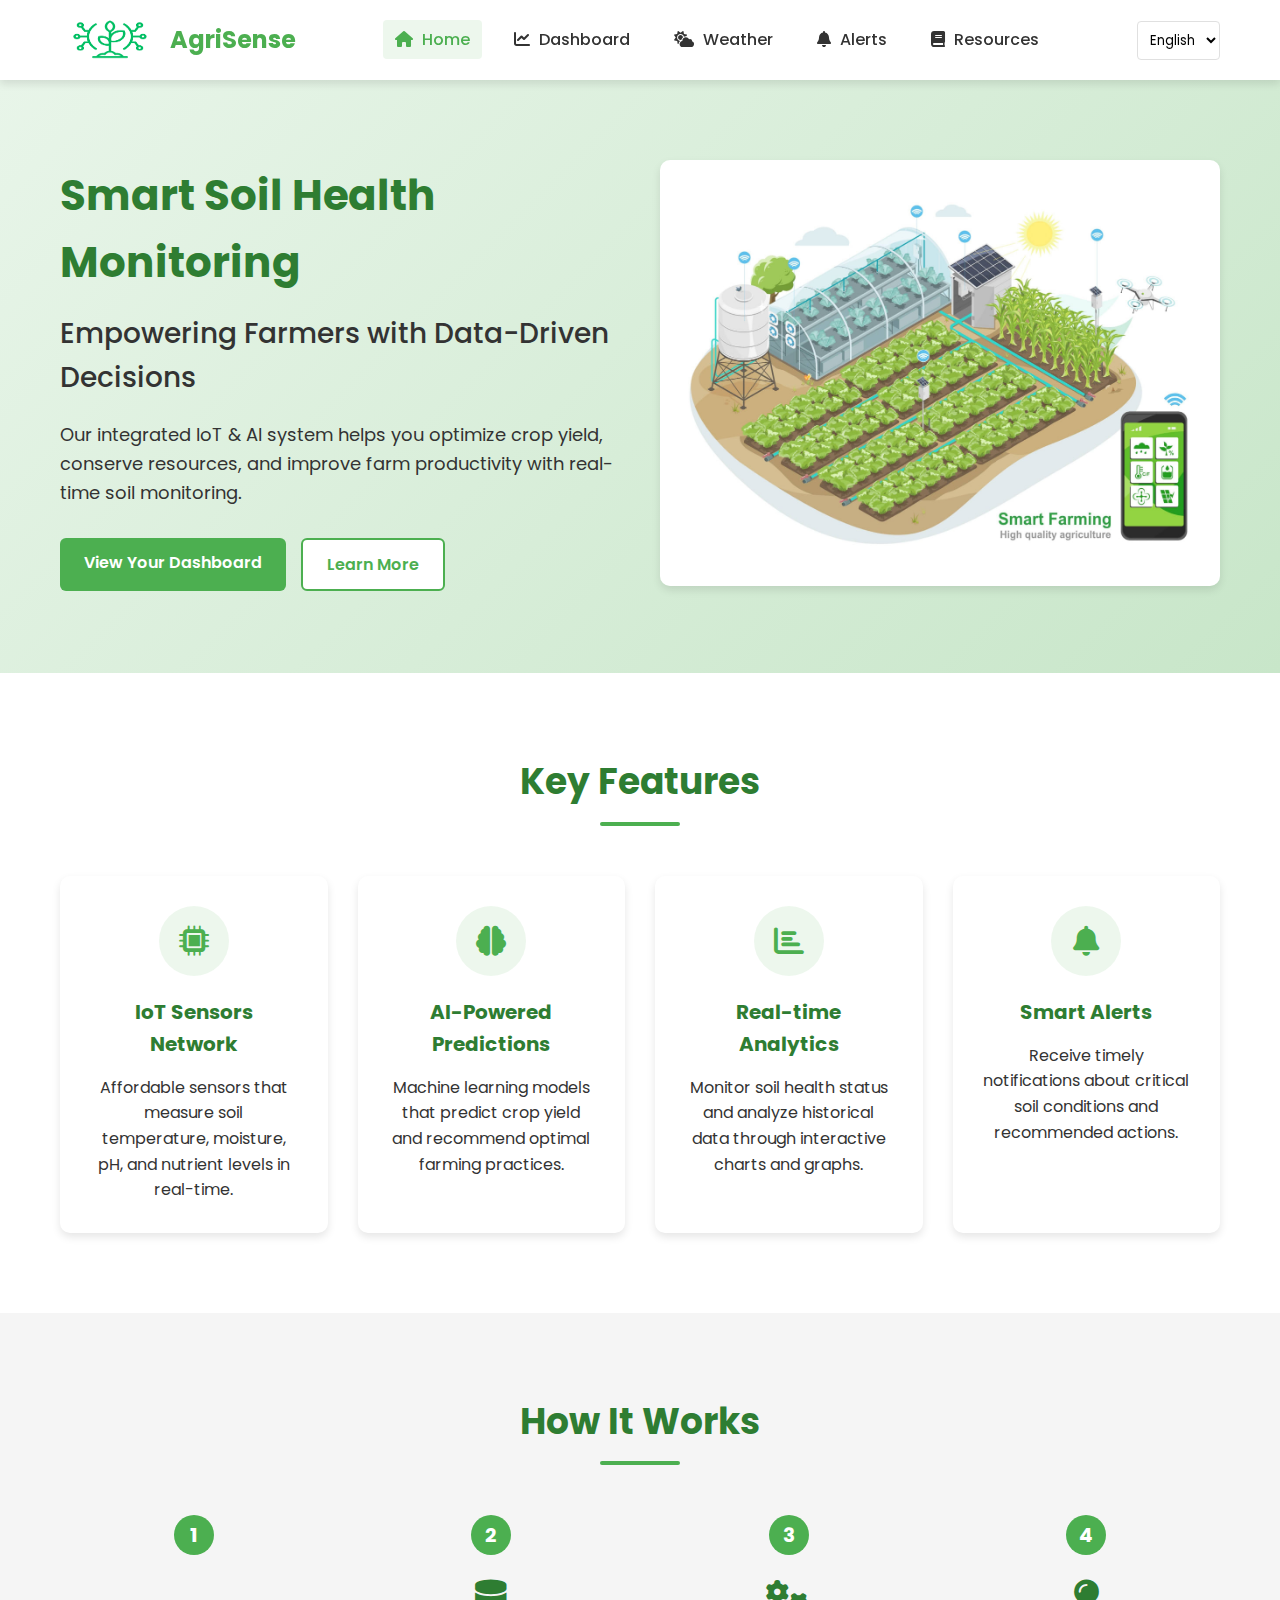
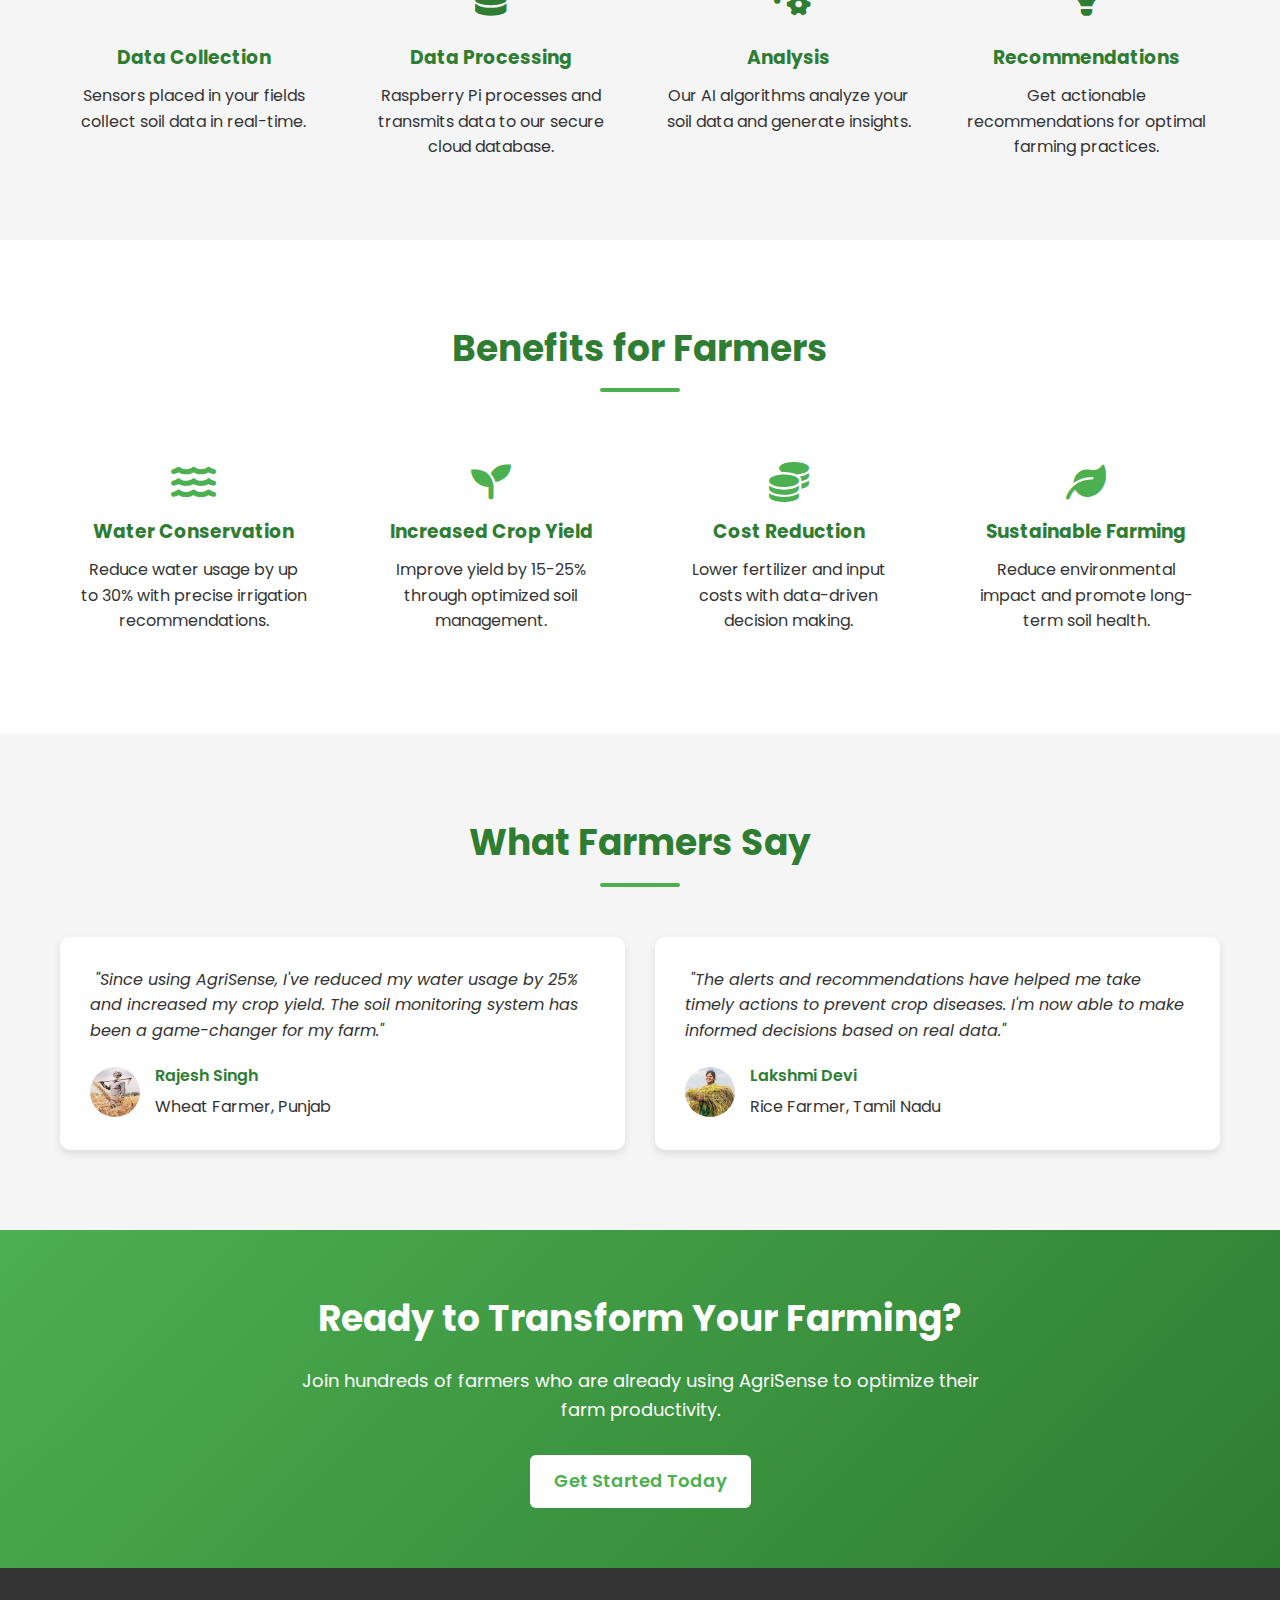
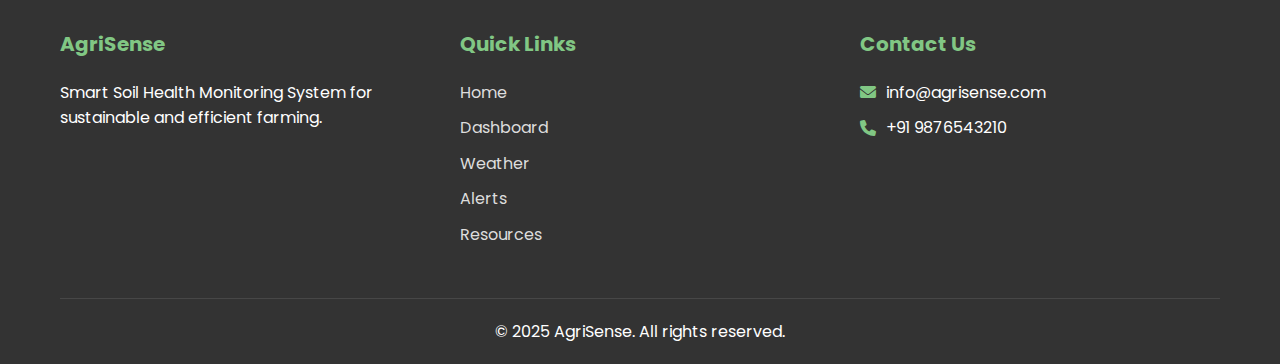
<file: index.html>
<!DOCTYPE html>
<html lang="en">
  <head>
    <meta charset="UTF-8" />
    <meta name="viewport" content="width=device-width, initial-scale=1.0" />
    <title>AgriSense - Smart Soil Monitoring</title>
    <link rel="stylesheet" href="./css/styles.css" />
    <link
      rel="stylesheet"
      href="https://cdnjs.cloudflare.com/ajax/libs/font-awesome/6.0.0/css/all.min.css"
    />
    <link
      href="https://fonts.googleapis.com/css2?family=Poppins:wght@300;400;500;600;700&display=swap"
      rel="stylesheet"
    />
  </head>
  <body>
    <header>
      <div class="container">
        <div class="logo">
          <img
            src="./images/logo agri.png"
            alt="AgriSense Logo"
            width="100px"
            height="50px"
          />
          <h1>AgriSense</h1>
        </div>
        <nav>
          <ul>
            <li>
              <a href="./index.html" class="active"
                ><i class="fas fa-home"></i> Home</a
              >
            </li>
            <li>
              <a href="./dashboard.html"
                ><i class="fas fa-chart-line"></i> Dashboard</a
              >
            </li>
            <li>
              <a href="./weather.html"
                ><i class="fas fa-cloud-sun"></i> Weather</a
              >
            </li>
            <li>
              <a href="./alerts.html"><i class="fas fa-bell"></i> Alerts</a>
            </li>
            <li>
              <a href="./resources.html"
                ><i class="fas fa-book"></i> Resources</a
              >
            </li>
          </ul>
        </nav>
        <div class="language-selector">
          <select id="language">
            <option value="en">English</option>
            <option value="hi">हिंदी</option>
            <option value="ta">தமிழ்</option>
            <option value="bn">বাংলা</option>
          </select>
        </div>
      </div>
    </header>

    <section class="hero">
      <div class="container">
        <div class="hero-content">
          <h1>Smart Soil Health Monitoring</h1>
          <h2>Empowering Farmers with Data-Driven Decisions</h2>
          <p>
            Our integrated IoT & AI system helps you optimize crop yield,
            conserve resources, and improve farm productivity with real-time
            soil monitoring.
          </p>
          <div class="hero-buttons">
            <a href="dashboard.html" class="btn btn-primary"
              >View Your Dashboard</a
            >
            <a href="#features" class="btn btn-secondary">Learn More</a>
          </div>
        </div>
        <div class="hero-image">
          <img src="./images/smart_farming.jpg" alt="Smart Farming Image" />
        </div>
      </div>
    </section>

    <section id="features" class="features">
      <div class="container">
        <h2 class="section-title">Key Features</h2>
        <div class="feature-cards">
          <div class="feature-card">
            <div class="feature-icon">
              <i class="fas fa-microchip"></i>
            </div>
            <h3>IoT Sensors Network</h3>
            <p>
              Affordable sensors that measure soil temperature, moisture, pH,
              and nutrient levels in real-time.
            </p>
          </div>
          <div class="feature-card">
            <div class="feature-icon">
              <i class="fas fa-brain"></i>
            </div>
            <h3>AI-Powered Predictions</h3>
            <p>
              Machine learning models that predict crop yield and recommend
              optimal farming practices.
            </p>
          </div>
          <div class="feature-card">
            <div class="feature-icon">
              <i class="fas fa-chart-bar"></i>
            </div>
            <h3>Real-time Analytics</h3>
            <p>
              Monitor soil health status and analyze historical data through
              interactive charts and graphs.
            </p>
          </div>
          <div class="feature-card">
            <div class="feature-icon">
              <i class="fas fa-bell"></i>
            </div>
            <h3>Smart Alerts</h3>
            <p>
              Receive timely notifications about critical soil conditions and
              recommended actions.
            </p>
          </div>
        </div>
      </div>
    </section>

    <section class="how-it-works">
      <div class="container">
        <h2 class="section-title">How It Works</h2>
        <div class="workflow">
          <div class="workflow-step">
            <div class="step-number">1</div>
            <div class="step-icon"><i class="fas fa-sensor"></i></div>
            <h3>Data Collection</h3>
            <p>Sensors placed in your fields collect soil data in real-time.</p>
          </div>
          <div class="workflow-step">
            <div class="step-number">2</div>
            <div class="step-icon"><i class="fas fa-database"></i></div>
            <h3>Data Processing</h3>
            <p>
              Raspberry Pi processes and transmits data to our secure cloud
              database.
            </p>
          </div>
          <div class="workflow-step">
            <div class="step-number">3</div>
            <div class="step-icon"><i class="fas fa-cogs"></i></div>
            <h3>Analysis</h3>
            <p>
              Our AI algorithms analyze your soil data and generate insights.
            </p>
          </div>
          <div class="workflow-step">
            <div class="step-number">4</div>
            <div class="step-icon"><i class="fas fa-lightbulb"></i></div>
            <h3>Recommendations</h3>
            <p>Get actionable recommendations for optimal farming practices.</p>
          </div>
        </div>
      </div>
    </section>

    <section class="benefits">
      <div class="container">
        <h2 class="section-title">Benefits for Farmers</h2>
        <div class="benefits-container">
          <div class="benefit">
            <i class="fas fa-water"></i>
            <h3>Water Conservation</h3>
            <p>
              Reduce water usage by up to 30% with precise irrigation
              recommendations.
            </p>
          </div>
          <div class="benefit">
            <i class="fas fa-seedling"></i>
            <h3>Increased Crop Yield</h3>
            <p>Improve yield by 15-25% through optimized soil management.</p>
          </div>
          <div class="benefit">
            <i class="fas fa-coins"></i>
            <h3>Cost Reduction</h3>
            <p>
              Lower fertilizer and input costs with data-driven decision making.
            </p>
          </div>
          <div class="benefit">
            <i class="fas fa-leaf"></i>
            <h3>Sustainable Farming</h3>
            <p>
              Reduce environmental impact and promote long-term soil health.
            </p>
          </div>
        </div>
      </div>
    </section>

    <section class="testimonials">
      <div class="container">
        <h2 class="section-title">What Farmers Say</h2>
        <div class="testimonial-slider">
          <div class="testimonial">
            <div class="testimonial-content">
              <p>
                "Since using AgriSense, I've reduced my water usage by 25% and
                increased my crop yield. The soil monitoring system has been a
                game-changer for my farm."
              </p>
            </div>
            <div class="testimonial-author">
              <img
                src="./images/wheat farmer.jpg"
                width="50px"
                height="50px"
                alt="Farmer"
              />
              <div>
                <h4>Rajesh Singh</h4>
                <p>Wheat Farmer, Punjab</p>
              </div>
            </div>
          </div>
          <div class="testimonial">
            <div class="testimonial-content">
              <p>
                "The alerts and recommendations have helped me take timely
                actions to prevent crop diseases. I'm now able to make informed
                decisions based on real data."
              </p>
            </div>
            <div class="testimonial-author">
              <img
                src="./images/rice farmer.jpg"
                width="50px"
                height="50px"
                alt="Farmer"
              />
              <div>
                <h4>Lakshmi Devi</h4>
                <p>Rice Farmer, Tamil Nadu</p>
              </div>
            </div>
          </div>
        </div>
      </div>
    </section>

    <section class="cta">
      <div class="container">
        <h2>Ready to Transform Your Farming?</h2>
        <p>
          Join hundreds of farmers who are already using AgriSense to optimize
          their farm productivity.
        </p>
        <a href="#" class="btn btn-primary">Get Started Today</a>
      </div>
    </section>

    <footer>
      <div class="container">
        <div class="footer-columns">
          <div class="footer-column">
            <h3>AgriSense</h3>
            <p>
              Smart Soil Health Monitoring System for sustainable and efficient
              farming.
            </p>
          </div>
          <div class="footer-column">
            <h3>Quick Links</h3>
            <ul>
              <li><a href="index.html">Home</a></li>
              <li><a href="dashboard.html">Dashboard</a></li>
              <li><a href="weather.html">Weather</a></li>
              <li><a href="alerts.html">Alerts</a></li>
              <li><a href="resources.html">Resources</a></li>
            </ul>
          </div>
          <div class="footer-column">
            <h3>Contact Us</h3>
            <p><i class="fas fa-envelope"></i> info@agrisense.com</p>
            <p><i class="fas fa-phone"></i> +91 9876543210</p>
          </div>
        </div>
        <div class="footer-bottom">
          <p>&copy; 2025 AgriSense. All rights reserved.</p>
        </div>
      </div>
    </footer>

    <script src="./js/main.js"></script>
  </body>
</html>
</file>
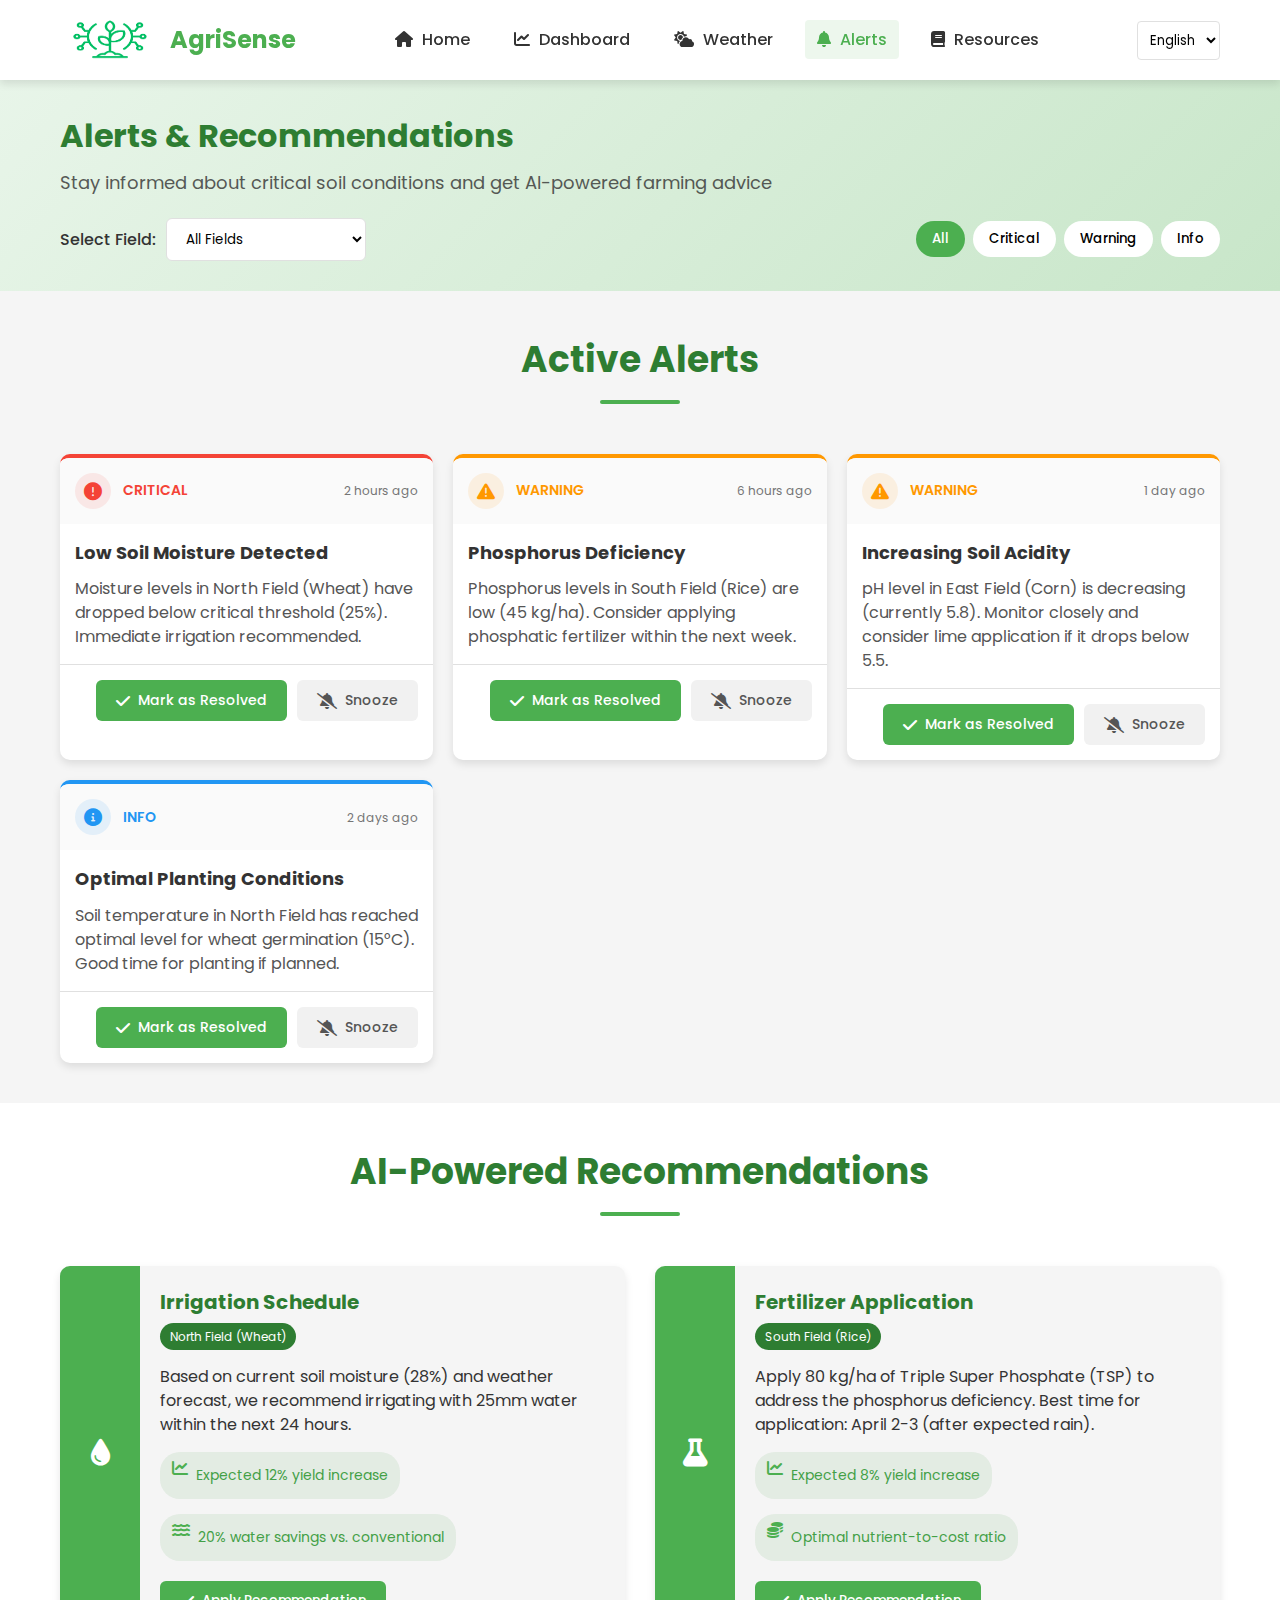
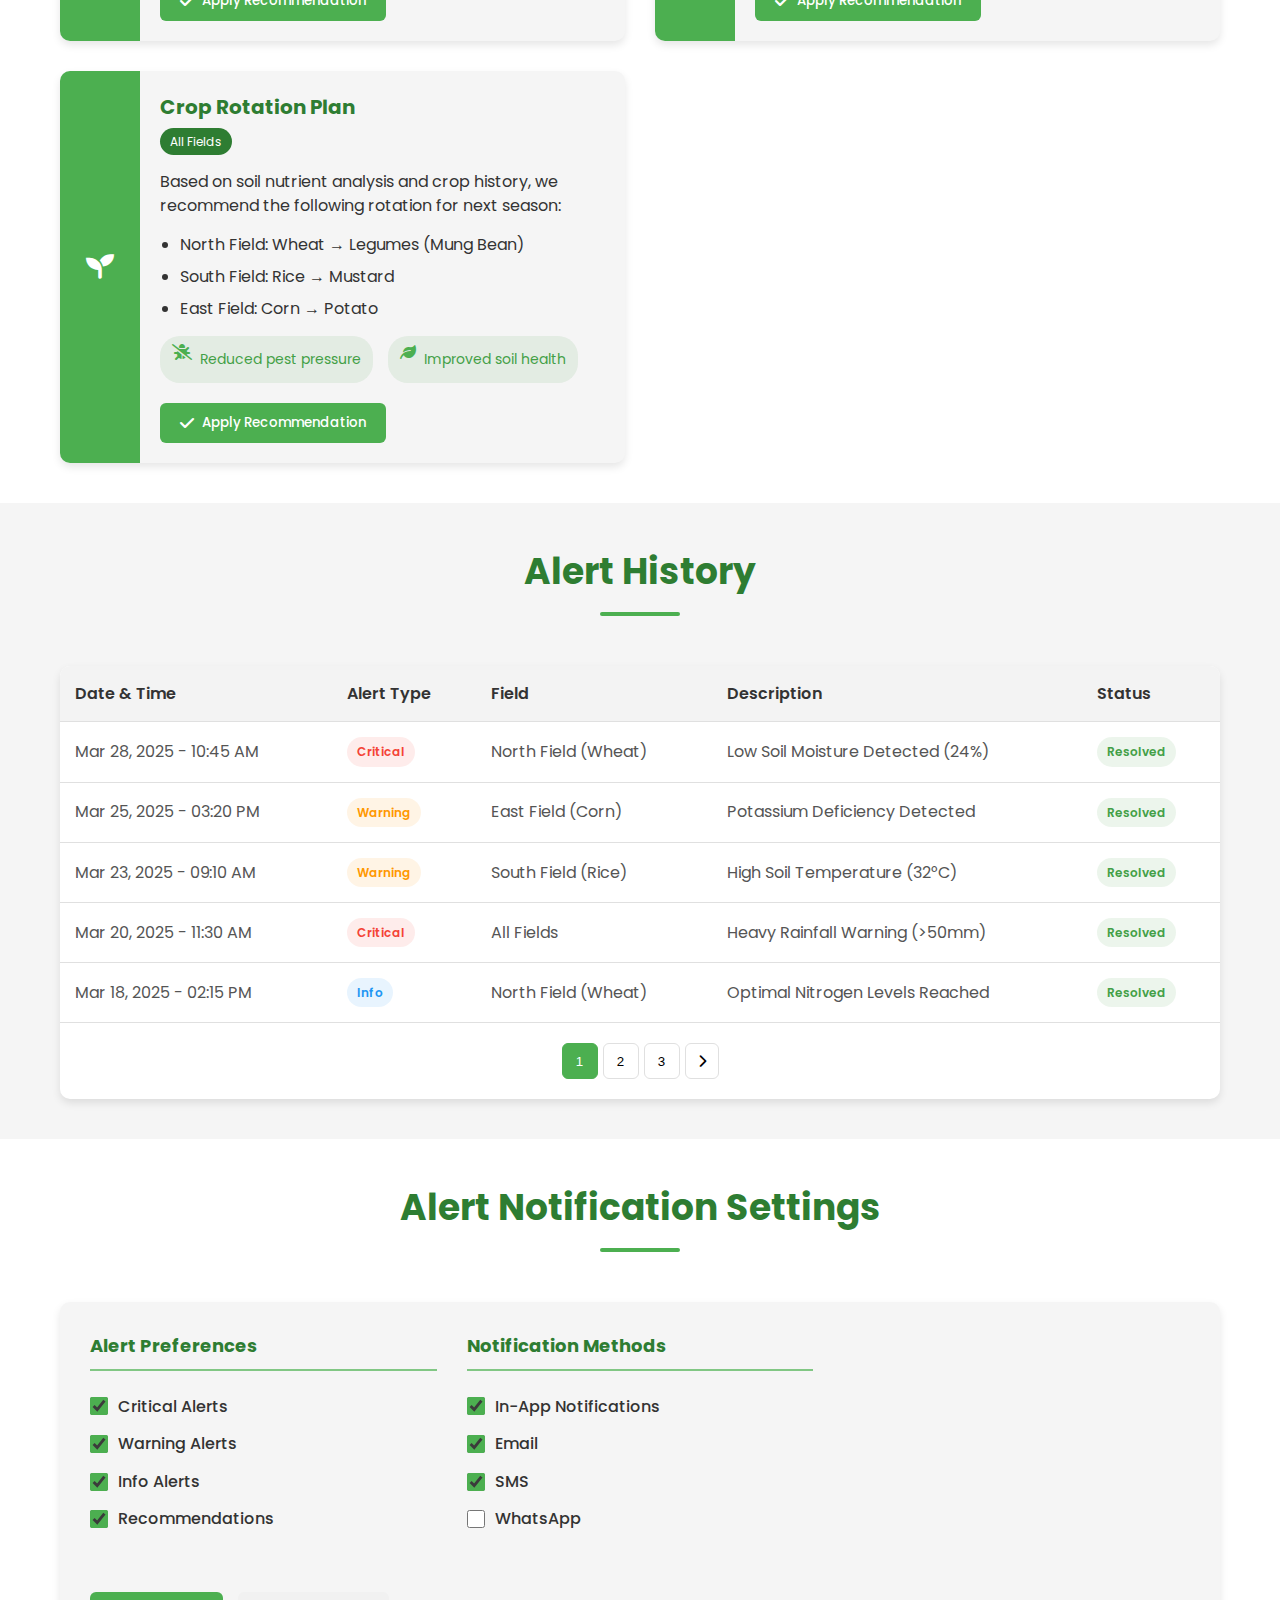
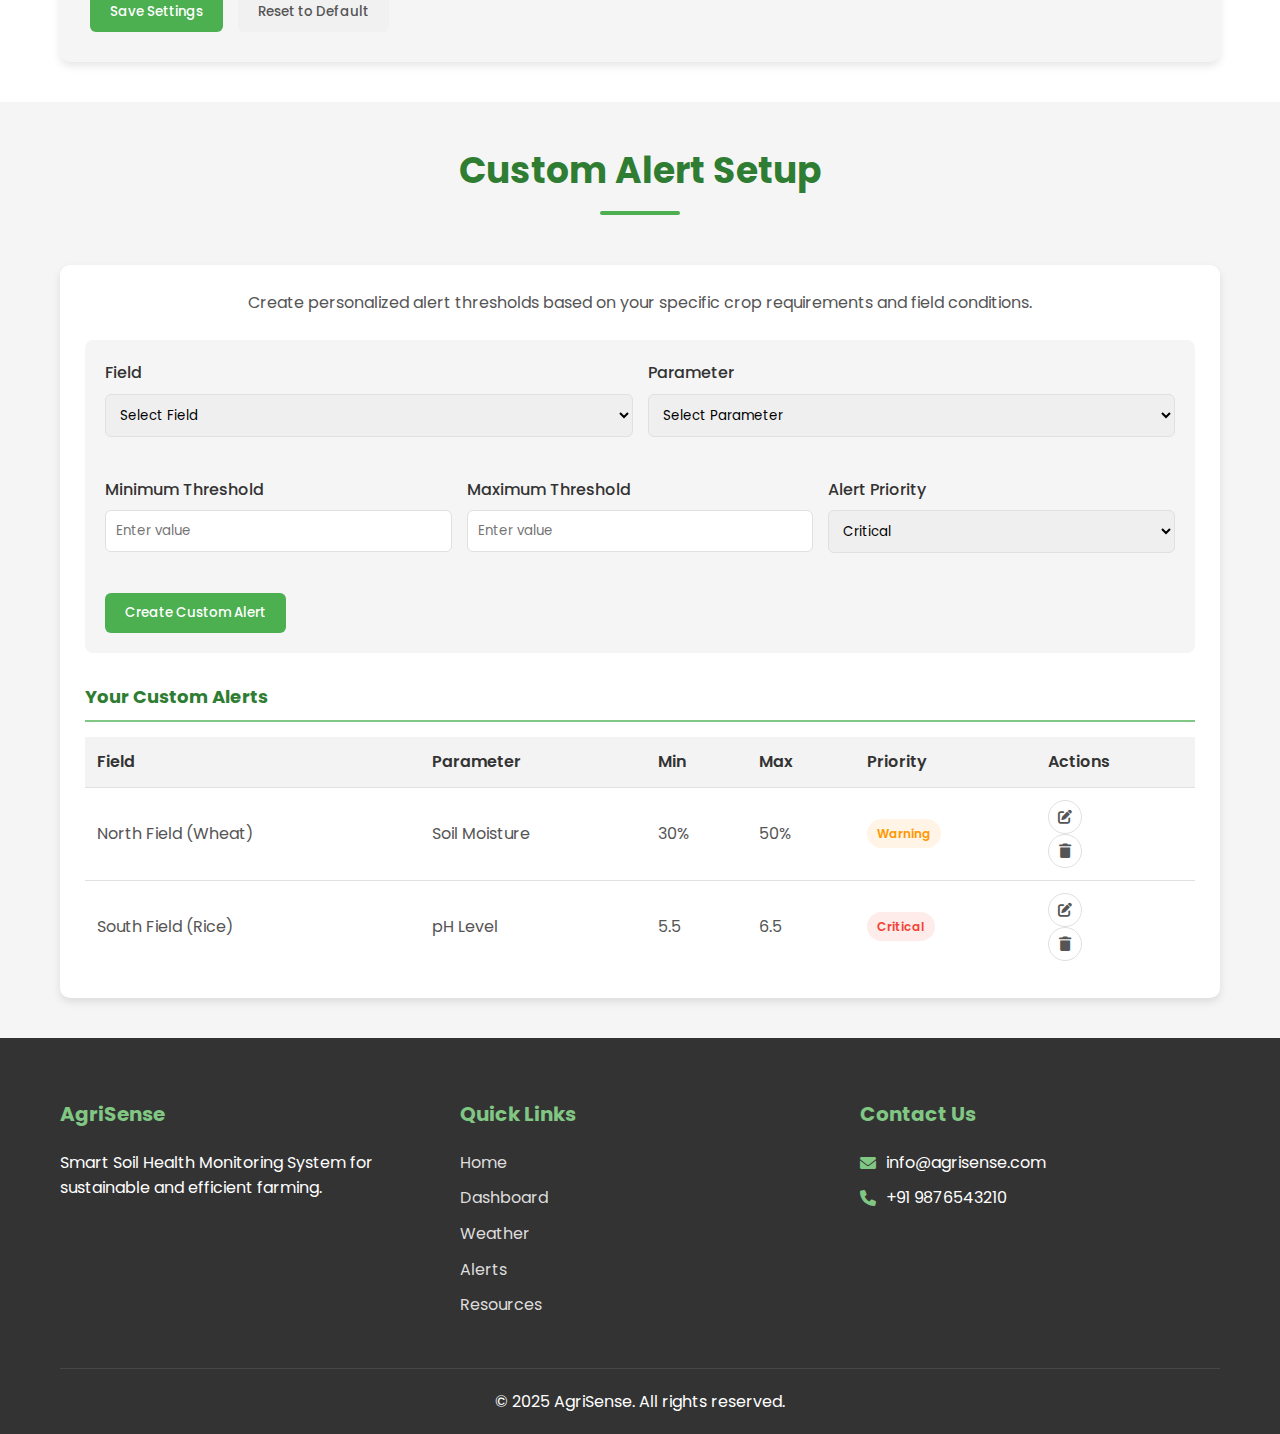
<file: alerts.html>
<!DOCTYPE html>
<html lang="en">
  <head>
    <meta charset="UTF-8" />
    <meta name="viewport" content="width=device-width, initial-scale=1.0" />
    <title>Alerts & Recommendations - AgriSense</title>
    <link rel="stylesheet" href="./css/styles.css" />
    <link rel="stylesheet" href="./css/alerts.css" />
    <link
      rel="stylesheet"
      href="https://cdnjs.cloudflare.com/ajax/libs/font-awesome/6.0.0/css/all.min.css"
    />
    <link
      href="https://fonts.googleapis.com/css2?family=Poppins:wght@300;400;500;600;700&display=swap"
      rel="stylesheet"
    />
  </head>
  <body>
    <header>
      <div class="container">
        <div class="logo">
          <img
            src="./images/logo agri.png"
            alt="AgriSense Logo"
            width="100px"
            height="50px"
          />
          <h1>AgriSense</h1>
        </div>
        <nav>
          <ul>
            <li>
              <a href="./index.html"><i class="fas fa-home"></i> Home</a>
            </li>
            <li>
              <a href="./dashboard.html"
                ><i class="fas fa-chart-line"></i> Dashboard</a
              >
            </li>
            <li>
              <a href="./weather.html"
                ><i class="fas fa-cloud-sun"></i> Weather</a
              >
            </li>
            <li>
              <a href="./alerts.html" class="active"
                ><i class="fas fa-bell"></i> Alerts</a
              >
            </li>
            <li>
              <a href="./resources.html"
                ><i class="fas fa-book"></i> Resources</a
              >
            </li>
          </ul>
        </nav>
        <div class="language-selector">
          <select id="language">
            <option value="en">English</option>
            <option value="hi">हिंदी</option>
            <option value="ta">தமிழ்</option>
            <option value="bn">বাংলা</option>
          </select>
        </div>
      </div>
    </header>

    <section class="alerts-header">
      <div class="container">
        <div class="alerts-title">
          <h1>Alerts & Recommendations</h1>
          <p>
            Stay informed about critical soil conditions and get AI-powered
            farming advice
          </p>
        </div>
        <div class="alerts-actions">
          <div class="field-selector">
            <label for="alert-field-select">Select Field:</label>
            <select id="alert-field-select">
              <option value="all">All Fields</option>
              <option value="field1">North Field (Wheat)</option>
              <option value="field2">South Field (Rice)</option>
              <option value="field3">East Field (Corn)</option>
            </select>
          </div>
          <div class="alert-filters">
            <button class="filter-btn active" data-filter="all">All</button>
            <button class="filter-btn" data-filter="critical">Critical</button>
            <button class="filter-btn" data-filter="warning">Warning</button>
            <button class="filter-btn" data-filter="info">Info</button>
          </div>
        </div>
      </div>
    </section>

    <section class="active-alerts">
      <div class="container">
        <h2 class="section-title">Active Alerts</h2>
        <div class="alerts-container">
          <div class="alert-card critical">
            <div class="alert-header">
              <div class="alert-icon">
                <i class="fas fa-exclamation-circle"></i>
              </div>
              <div class="alert-type">Critical</div>
              <div class="alert-time">2 hours ago</div>
            </div>
            <div class="alert-content">
              <h3>Low Soil Moisture Detected</h3>
              <p>
                Moisture levels in North Field (Wheat) have dropped below
                critical threshold (25%). Immediate irrigation recommended.
              </p>
            </div>
            <div class="alert-actions">
              <button class="btn btn-primary btn-sm">
                <i class="fas fa-check"></i> Mark as Resolved
              </button>
              <button class="btn btn-secondary btn-sm">
                <i class="fas fa-bell-slash"></i> Snooze
              </button>
            </div>
          </div>
          <div class="alert-card warning">
            <div class="alert-header">
              <div class="alert-icon">
                <i class="fas fa-exclamation-triangle"></i>
              </div>
              <div class="alert-type">Warning</div>
              <div class="alert-time">6 hours ago</div>
            </div>
            <div class="alert-content">
              <h3>Phosphorus Deficiency</h3>
              <p>
                Phosphorus levels in South Field (Rice) are low (45 kg/ha).
                Consider applying phosphatic fertilizer within the next week.
              </p>
            </div>
            <div class="alert-actions">
              <button class="btn btn-primary btn-sm">
                <i class="fas fa-check"></i> Mark as Resolved
              </button>
              <button class="btn btn-secondary btn-sm">
                <i class="fas fa-bell-slash"></i> Snooze
              </button>
            </div>
          </div>
          <div class="alert-card warning">
            <div class="alert-header">
              <div class="alert-icon">
                <i class="fas fa-exclamation-triangle"></i>
              </div>
              <div class="alert-type">Warning</div>
              <div class="alert-time">1 day ago</div>
            </div>
            <div class="alert-content">
              <h3>Increasing Soil Acidity</h3>
              <p>
                pH level in East Field (Corn) is decreasing (currently 5.8).
                Monitor closely and consider lime application if it drops below
                5.5.
              </p>
            </div>
            <div class="alert-actions">
              <button class="btn btn-primary btn-sm">
                <i class="fas fa-check"></i> Mark as Resolved
              </button>
              <button class="btn btn-secondary btn-sm">
                <i class="fas fa-bell-slash"></i> Snooze
              </button>
            </div>
          </div>
          <div class="alert-card info">
            <div class="alert-header">
              <div class="alert-icon">
                <i class="fas fa-info-circle"></i>
              </div>
              <div class="alert-type">Info</div>
              <div class="alert-time">2 days ago</div>
            </div>
            <div class="alert-content">
              <h3>Optimal Planting Conditions</h3>
              <p>
                Soil temperature in North Field has reached optimal level for
                wheat germination (15°C). Good time for planting if planned.
              </p>
            </div>
            <div class="alert-actions">
              <button class="btn btn-primary btn-sm">
                <i class="fas fa-check"></i> Mark as Resolved
              </button>
              <button class="btn btn-secondary btn-sm">
                <i class="fas fa-bell-slash"></i> Snooze
              </button>
            </div>
          </div>
        </div>
      </div>
    </section>

    <section class="recommendations">
      <div class="container">
        <h2 class="section-title">AI-Powered Recommendations</h2>
        <div class="recommendation-cards">
          <div class="recommendation-card">
            <div class="recommendation-icon">
              <i class="fas fa-tint"></i>
            </div>
            <div class="recommendation-content">
              <h3>Irrigation Schedule</h3>
              <div class="field-tag">North Field (Wheat)</div>
              <p>
                Based on current soil moisture (28%) and weather forecast, we
                recommend irrigating with 25mm water within the next 24 hours.
              </p>
              <div class="recommendation-benefits">
                <div class="benefit">
                  <i class="fas fa-chart-line"></i>
                  <span>Expected 12% yield increase</span>
                </div>
                <div class="benefit">
                  <i class="fas fa-water"></i>
                  <span>20% water savings vs. conventional</span>
                </div>
              </div>
              <button class="btn btn-primary">
                <i class="fas fa-check"></i> Apply Recommendation
              </button>
            </div>
          </div>
          <div class="recommendation-card">
            <div class="recommendation-icon">
              <i class="fas fa-flask"></i>
            </div>
            <div class="recommendation-content">
              <h3>Fertilizer Application</h3>
              <div class="field-tag">South Field (Rice)</div>
              <p>
                Apply 80 kg/ha of Triple Super Phosphate (TSP) to address the
                phosphorus deficiency. Best time for application: April 2-3
                (after expected rain).
              </p>
              <div class="recommendation-benefits">
                <div class="benefit">
                  <i class="fas fa-chart-line"></i>
                  <span>Expected 8% yield increase</span>
                </div>
                <div class="benefit">
                  <i class="fas fa-coins"></i>
                  <span>Optimal nutrient-to-cost ratio</span>
                </div>
              </div>
              <button class="btn btn-primary">
                <i class="fas fa-check"></i> Apply Recommendation
              </button>
            </div>
          </div>
          <div class="recommendation-card">
            <div class="recommendation-icon">
              <i class="fas fa-seedling"></i>
            </div>
            <div class="recommendation-content">
              <h3>Crop Rotation Plan</h3>
              <div class="field-tag">All Fields</div>
              <p>
                Based on soil nutrient analysis and crop history, we recommend
                the following rotation for next season:
              </p>
              <ul class="recommendation-list">
                <li>North Field: Wheat → Legumes (Mung Bean)</li>
                <li>South Field: Rice → Mustard</li>
                <li>East Field: Corn → Potato</li>
              </ul>
              <div class="recommendation-benefits">
                <div class="benefit">
                  <i class="fas fa-bug-slash"></i>
                  <span>Reduced pest pressure</span>
                </div>
                <div class="benefit">
                  <i class="fas fa-leaf"></i>
                  <span>Improved soil health</span>
                </div>
              </div>
              <button class="btn btn-primary">
                <i class="fas fa-check"></i> Apply Recommendation
              </button>
            </div>
          </div>
        </div>
      </div>
    </section>

    <section class="alert-history">
      <div class="container">
        <h2 class="section-title">Alert History</h2>
        <div class="history-container">
          <table class="alert-table">
            <thead>
              <tr>
                <th>Date & Time</th>
                <th>Alert Type</th>
                <th>Field</th>
                <th>Description</th>
                <th>Status</th>
              </tr>
            </thead>
            <tbody>
              <tr>
                <td>Mar 28, 2025 - 10:45 AM</td>
                <td><span class="alert-tag critical">Critical</span></td>
                <td>North Field (Wheat)</td>
                <td>Low Soil Moisture Detected (24%)</td>
                <td><span class="status-tag resolved">Resolved</span></td>
              </tr>
              <tr>
                <td>Mar 25, 2025 - 03:20 PM</td>
                <td><span class="alert-tag warning">Warning</span></td>
                <td>East Field (Corn)</td>
                <td>Potassium Deficiency Detected</td>
                <td><span class="status-tag resolved">Resolved</span></td>
              </tr>
              <tr>
                <td>Mar 23, 2025 - 09:10 AM</td>
                <td><span class="alert-tag warning">Warning</span></td>
                <td>South Field (Rice)</td>
                <td>High Soil Temperature (32°C)</td>
                <td><span class="status-tag resolved">Resolved</span></td>
              </tr>
              <tr>
                <td>Mar 20, 2025 - 11:30 AM</td>
                <td><span class="alert-tag critical">Critical</span></td>
                <td>All Fields</td>
                <td>Heavy Rainfall Warning (>50mm)</td>
                <td><span class="status-tag resolved">Resolved</span></td>
              </tr>
              <tr>
                <td>Mar 18, 2025 - 02:15 PM</td>
                <td><span class="alert-tag info">Info</span></td>
                <td>North Field (Wheat)</td>
                <td>Optimal Nitrogen Levels Reached</td>
                <td><span class="status-tag resolved">Resolved</span></td>
              </tr>
            </tbody>
          </table>
          <div class="pagination">
            <button class="page-btn active">1</button>
            <button class="page-btn">2</button>
            <button class="page-btn">3</button>
            <button class="page-btn next">
              <i class="fas fa-chevron-right"></i>
            </button>
          </div>
        </div>
      </div>
    </section>

    <section class="notification-settings">
      <div class="container">
        <h2 class="section-title">Alert Notification Settings</h2>
        <div class="settings-card">
          <div class="settings-form">
            <div class="form-group">
              <h3>Alert Preferences</h3>
              <div class="checkbox-group">
                <div class="checkbox-item">
                  <input type="checkbox" id="critical-alerts" checked />
                  <label for="critical-alerts">Critical Alerts</label>
                </div>
                <div class="checkbox-item">
                  <input type="checkbox" id="warning-alerts" checked />
                  <label for="warning-alerts">Warning Alerts</label>
                </div>
                <div class="checkbox-item">
                  <input type="checkbox" id="info-alerts" checked />
                  <label for="info-alerts">Info Alerts</label>
                </div>
                <div class="checkbox-item">
                  <input type="checkbox" id="recommendations" checked />
                  <label for="recommendations">Recommendations</label>
                </div>
              </div>
            </div>
            <div class="form-group">
              <h3>Notification Methods</h3>
              <div class="checkbox-group">
                <div class="checkbox-item">
                  <input type="checkbox" id="app-notifications" checked />
                  <label for="app-notifications">In-App Notifications</label>
                </div>
                <div class="checkbox-item">
                  <input type="checkbox" id="email-notifications" checked />
                  <label for="email-notifications">Email</label>
                </div>
                <div class="checkbox-item">
                  <input type="checkbox" id="sms-notifications" checked />
                  <label for="sms-notifications">SMS</label>
                </div>
                <div class="checkbox-item">
                  <input type="checkbox" id="whatsapp-notifications" />
                  <label for="whatsapp-notifications">WhatsApp</label>
                </div>
              </div>
            </div>
            <div class="form-actions">
              <button class="btn btn-primary">Save Settings</button>
              <button class="btn btn-secondary">Reset to Default</button>
            </div>
          </div>
        </div>
      </div>
    </section>

    <section class="custom-alerts">
      <div class="container">
        <h2 class="section-title">Custom Alert Setup</h2>
        <div class="custom-alert-card">
          <p class="section-description">
            Create personalized alert thresholds based on your specific crop
            requirements and field conditions.
          </p>

          <div class="custom-alert-form">
            <div class="form-row">
              <div class="form-group">
                <label for="alert-field">Field</label>
                <select id="alert-field">
                  <option value="">Select Field</option>
                  <option value="field1">North Field (Wheat)</option>
                  <option value="field2">South Field (Rice)</option>
                  <option value="field3">East Field (Corn)</option>
                </select>
              </div>
              <div class="form-group">
                <label for="alert-parameter">Parameter</label>
                <select id="alert-parameter">
                  <option value="">Select Parameter</option>
                  <option value="moisture">Soil Moisture</option>
                  <option value="temperature">Soil Temperature</option>
                  <option value="ph">pH Level</option>
                  <option value="nitrogen">Nitrogen</option>
                  <option value="phosphorus">Phosphorus</option>
                  <option value="potassium">Potassium</option>
                </select>
              </div>
            </div>

            <div class="form-row">
              <div class="form-group">
                <label for="min-threshold">Minimum Threshold</label>
                <input
                  type="number"
                  id="min-threshold"
                  placeholder="Enter value"
                />
              </div>
              <div class="form-group">
                <label for="max-threshold">Maximum Threshold</label>
                <input
                  type="number"
                  id="max-threshold"
                  placeholder="Enter value"
                />
              </div>
              <div class="form-group">
                <label for="alert-priority">Alert Priority</label>
                <select id="alert-priority">
                  <option value="critical">Critical</option>
                  <option value="warning">Warning</option>
                  <option value="info">Info</option>
                </select>
              </div>
            </div>

            <div class="form-actions">
              <button class="btn btn-primary">Create Custom Alert</button>
            </div>
          </div>

          <div class="custom-alerts-list">
            <h3>Your Custom Alerts</h3>
            <table class="custom-alert-table">
              <thead>
                <tr>
                  <th>Field</th>
                  <th>Parameter</th>
                  <th>Min</th>
                  <th>Max</th>
                  <th>Priority</th>
                  <th>Actions</th>
                </tr>
              </thead>
              <tbody>
                <tr>
                  <td>North Field (Wheat)</td>
                  <td>Soil Moisture</td>
                  <td>30%</td>
                  <td>50%</td>
                  <td><span class="alert-tag warning">Warning</span></td>
                  <td>
                    <button class="btn-icon">
                      <i class="fas fa-edit"></i>
                    </button>
                    <button class="btn-icon">
                      <i class="fas fa-trash"></i>
                    </button>
                  </td>
                </tr>
                <tr>
                  <td>South Field (Rice)</td>
                  <td>pH Level</td>
                  <td>5.5</td>
                  <td>6.5</td>
                  <td><span class="alert-tag critical">Critical</span></td>
                  <td>
                    <button class="btn-icon">
                      <i class="fas fa-edit"></i>
                    </button>
                    <button class="btn-icon">
                      <i class="fas fa-trash"></i>
                    </button>
                  </td>
                </tr>
              </tbody>
            </table>
          </div>
        </div>
      </div>
    </section>

    <footer>
      <div class="container">
        <div class="footer-columns">
          <div class="footer-column">
            <h3>AgriSense</h3>
            <p>
              Smart Soil Health Monitoring System for sustainable and efficient
              farming.
            </p>
          </div>
          <div class="footer-column">
            <h3>Quick Links</h3>
            <ul>
              <li><a href="index.html">Home</a></li>
              <li><a href="dashboard.html">Dashboard</a></li>
              <li><a href="weather.html">Weather</a></li>
              <li><a href="alerts.html">Alerts</a></li>
              <li><a href="resources.html">Resources</a></li>
            </ul>
          </div>
          <div class="footer-column">
            <h3>Contact Us</h3>
            <p><i class="fas fa-envelope"></i> info@agrisense.com</p>
            <p><i class="fas fa-phone"></i> +91 9876543210</p>
          </div>
        </div>
        <div class="footer-bottom">
          <p>&copy; 2025 AgriSense. All rights reserved.</p>
        </div>
      </div>
    </footer>

    <script src="./js/alerts.js"></script>
  </body>
</html>
</file>
<file: css/styles.css>
:root {
  --primary-color: #4caf50;
  --secondary-color: #2e7d32;
  --accent-color: #81c784;
  --text-color: #333;
  --light-text: #fff;
  --background-light: #f5f5f5;
  --border-color: #e0e0e0;
  --shadow: 0 4px 8px rgba(0, 0, 0, 0.1);
  --transition: all 0.3s ease;
}

* {
  margin: 0;
  padding: 0;
  box-sizing: border-box;
}

body {
  font-family: "Poppins", sans-serif;
  line-height: 1.6;
  color: var(--text-color);
  background-color: var(--background-light);
}

.container {
  max-width: 1200px;
  margin: 0 auto;
  padding: 0 20px;
}

/* Header Styles */
header {
  background-color: #fff;
  box-shadow: var(--shadow);
  position: sticky;
  top: 0;
  z-index: 100;
}

header .container {
  display: flex;
  justify-content: space-between;
  align-items: center;
  padding: 15px 20px;
}

.logo {
  display: flex;
  align-items: center;
  gap: 10px;
}

.logo h1 {
  font-size: 24px;
  color: var(--primary-color);
}

nav ul {
  display: flex;
  list-style: none;
  gap: 20px;
}

nav a {
  text-decoration: none;
  color: var(--text-color);
  font-weight: 500;
  padding: 8px 12px;
  border-radius: 4px;
  transition: var(--transition);
}

nav a:hover,
nav a.active {
  color: var(--primary-color);
  background-color: rgba(76, 175, 80, 0.1);
}

nav a i {
  margin-right: 5px;
}

.language-selector select {
  padding: 8px;
  border: 1px solid var(--border-color);
  border-radius: 4px;
  background-color: #fff;
  font-family: "Poppins", sans-serif;
  cursor: pointer;
}

/* Hero Section */
.hero {
  background: linear-gradient(135deg, #e8f5e9, #c8e6c9);
  padding: 80px 0;
}

.hero .container {
  display: grid;
  grid-template-columns: 1fr 1fr;
  gap: 40px;
  align-items: center;
}

.hero-content h1 {
  font-size: 42px;
  color: var(--secondary-color);
  margin-bottom: 15px;
}

.hero-content h2 {
  font-size: 28px;
  color: var(--text-color);
  font-weight: 500;
  margin-bottom: 20px;
}

.hero-content p {
  margin-bottom: 30px;
  font-size: 18px;
}

.hero-buttons {
  display: flex;
  gap: 15px;
}

.btn {
  display: inline-block;
  padding: 12px 24px;
  border-radius: 6px;
  text-decoration: none;
  font-weight: 600;
  text-align: center;
  transition: var(--transition);
}

.btn-primary {
  background-color: var(--primary-color);
  color: white;
}

.btn-primary:hover {
  background-color: var(--secondary-color);
  box-shadow: 0 6px 12px rgba(46, 125, 50, 0.2);
}

.btn-secondary {
  background-color: white;
  color: var(--primary-color);
  border: 2px solid var(--primary-color);
}

.btn-secondary:hover {
  background-color: rgba(76, 175, 80, 0.1);
}

.hero-image img {
  width: 100%;
  border-radius: 10px;
  box-shadow: var(--shadow);
}

/* Sections Common Styles */
section {
  padding: 80px 0;
}

.section-title {
  text-align: center;
  font-size: 36px;
  margin-bottom: 50px;
  color: var(--secondary-color);
  position: relative;
  padding-bottom: 15px;
}

.section-title::after {
  content: "";
  position: absolute;
  bottom: 0;
  left: 50%;
  transform: translateX(-50%);
  width: 80px;
  height: 4px;
  background-color: var(--primary-color);
  border-radius: 2px;
}

/* Features Section */
.features {
  background-color: #fff;
}

.feature-cards {
  display: grid;
  grid-template-columns: repeat(auto-fit, minmax(250px, 1fr));
  gap: 30px;
}

.feature-card {
  background-color: #fff;
  padding: 30px;
  border-radius: 10px;
  box-shadow: var(--shadow);
  text-align: center;
  transition: var(--transition);
}

.feature-card:hover {
  transform: translateY(-10px);
  box-shadow: 0 10px 20px rgba(0, 0, 0, 0.1);
}

.feature-icon {
  width: 70px;
  height: 70px;
  background-color: rgba(76, 175, 80, 0.1);
  border-radius: 50%;
  display: flex;
  justify-content: center;
  align-items: center;
  margin: 0 auto 20px;
}

.feature-icon i {
  font-size: 30px;
  color: var(--primary-color);
}

.feature-card h3 {
  font-size: 20px;
  margin-bottom: 15px;
  color: var(--secondary-color);
}

/* How It Works Section */
.how-it-works {
  background-color: var(--background-light);
}

.workflow {
  display: grid;
  grid-template-columns: repeat(auto-fit, minmax(220px, 1fr));
  gap: 30px;
}

.workflow-step {
  text-align: center;
  position: relative;
}

.step-number {
  width: 40px;
  height: 40px;
  background-color: var(--primary-color);
  color: white;
  font-weight: bold;
  font-size: 20px;
  border-radius: 50%;
  display: flex;
  justify-content: center;
  align-items: center;
  margin: 0 auto 15px;
}

.step-icon {
  margin-bottom: 15px;
  font-size: 36px;
  color: var(--secondary-color);
}

.workflow-step h3 {
  margin-bottom: 10px;
  color: var(--secondary-color);
}

/* Benefits Section */
.benefits {
  background-color: #fff;
}

.benefits-container {
  display: grid;
  grid-template-columns: repeat(auto-fit, minmax(250px, 1fr));
  gap: 30px;
}

.benefit {
  text-align: center;
  padding: 20px;
  border-radius: 8px;
  transition: var(--transition);
}

.benefit:hover {
  background-color: rgba(76, 175, 80, 0.05);
}

.benefit i {
  font-size: 40px;
  color: var(--primary-color);
  margin-bottom: 15px;
}

.benefit h3 {
  margin-bottom: 10px;
  color: var(--secondary-color);
}

/* Testimonials Section */
.testimonials {
  background-color: var(--background-light);
}

.testimonial-slider {
  display: grid;
  grid-template-columns: repeat(auto-fit, minmax(400px, 1fr));
  gap: 30px;
}

.testimonial {
  background-color: white;
  border-radius: 10px;
  padding: 30px;
  box-shadow: var(--shadow);
}

.testimonial-content {
  margin-bottom: 20px;
  font-style: italic;
}

.testimonial-content p::before {
  content: "";
  font-size: 50px;
  color: var(--accent-color);
  line-height: 0;
  vertical-align: -15px;
  margin-right: 5px;
}

.testimonial-author {
  display: flex;
  align-items: center;
  gap: 15px;
}

.testimonial-author img {
  border-radius: 50%;
}

.testimonial-author h4 {
  font-weight: 600;
  margin-bottom: 5px;
  color: var(--secondary-color);
}

/* CTA Section */
.cta {
  background: linear-gradient(
    135deg,
    var(--primary-color),
    var(--secondary-color)
  );
  color: white;
  text-align: center;
  padding: 60px 0;
}

.cta h2 {
  font-size: 36px;
  margin-bottom: 20px;
}

.cta p {
  font-size: 18px;
  margin-bottom: 30px;
  max-width: 700px;
  margin-left: auto;
  margin-right: auto;
}

.cta .btn-primary {
  background-color: white;
  color: var(--primary-color);
  font-size: 18px;
}

.cta .btn-primary:hover {
  background-color: var(--accent-color);
  color: white;
}

/* Footer */
footer {
  background-color: #333;
  color: white;
  padding: 60px 0 20px;
}

.footer-columns {
  display: grid;
  grid-template-columns: repeat(auto-fit, minmax(250px, 1fr));
  gap: 40px;
  margin-bottom: 40px;
}

.footer-column h3 {
  font-size: 20px;
  margin-bottom: 20px;
  color: var(--accent-color);
}

.footer-column ul {
  list-style: none;
}

.footer-column ul li {
  margin-bottom: 10px;
}

.footer-column a {
  color: #ddd;
  text-decoration: none;
  transition: var(--transition);
}

.footer-column a:hover {
  color: var(--accent-color);
}

.footer-column p {
  margin-bottom: 10px;
  display: flex;
  align-items: center;
  gap: 10px;
}

.footer-column i {
  color: var(--accent-color);
}

.footer-bottom {
  text-align: center;
  padding-top: 20px;
  border-top: 1px solid rgba(255, 255, 255, 0.1);
}

/* Responsive Styles */
@media (max-width: 992px) {
  .hero .container {
    grid-template-columns: 1fr;
  }

  .hero-image {
    order: -1;
  }

  nav ul {
    gap: 10px;
  }
}

@media (max-width: 768px) {
  header .container {
    flex-direction: column;
    gap: 20px;
  }

  .hero-content h1 {
    font-size: 36px;
  }

  .hero-content h2 {
    font-size: 24px;
  }

  .section-title {
    font-size: 30px;
  }

  .testimonial-slider {
    grid-template-columns: 1fr;
  }
}

@media (max-width: 576px) {
  nav ul {
    flex-wrap: wrap;
    justify-content: center;
  }

  .hero-buttons {
    flex-direction: column;
  }

  .feature-cards,
  .workflow,
  .benefits-container {
    grid-template-columns: 1fr;
  }
}

/* Google Translate fixes */
.goog-te-banner-frame {
  display: none !important;
}

.goog-te-menu-value:hover {
  text-decoration: none !important;
}

#google_translate_element {
  position: absolute;
  top: -9999px;
  left: -9999px;
}

/* Fix for Google Translate shifting the body */
body {
  top: 0 !important;
}

/* Google Translate fixes */
.goog-te-banner-frame,
.goog-te-balloon-frame,
#goog-gt-tt {
  display: none !important;
}

body {
  top: 0 !important;
}

.VIpgJd-ZVi9od-l4eHX-hSRGPd {
  display: none;
}

.goog-logo-link {
  display: none !important;
}

.goog-te-gadget {
  display: none !important;
}

#google_translate_element {
  display: none !important;
}
</file>
<file: css/alerts.css>
/* Alerts & Recommendations specific styles for AgriSense */

:root {
  --primary-color: #4caf50;
  --secondary-color: #2e7d32;
  --accent-color: #81c784;
  --critical-color: #f44336;
  --critical-bg: rgba(244, 67, 54, 0.1);
  --warning-color: #ff9800;
  --warning-bg: rgba(255, 152, 0, 0.1);
  --info-color: #2196f3;
  --info-bg: rgba(33, 150, 243, 0.1);
  --success-color: #43a047;
  --success-bg: rgba(67, 160, 71, 0.1);
  --text-color: #333;
  --light-text: #fff;
  --background-light: #f5f5f5;
  --card-background: #fff;
  --border-color: #e0e0e0;
  --shadow: 0 4px 8px rgba(0, 0, 0, 0.1);
  --hover-shadow: 0 6px 12px rgba(0, 0, 0, 0.15);
  --transition: all 0.3s ease;
}

/* Alerts Header Section */
.alerts-header {
  background: linear-gradient(135deg, #e8f5e9, #c8e6c9);
  padding: 30px 0;
}

.alerts-title h1 {
  color: var(--secondary-color);
  font-size: 32px;
  margin-bottom: 8px;
}

.alerts-title p {
  font-size: 18px;
  color: var(--text-color);
  opacity: 0.8;
}

.alerts-actions {
  display: flex;
  flex-wrap: wrap;
  justify-content: space-between;
  align-items: center;
  margin-top: 20px;
  gap: 15px;
}

.field-selector {
  display: flex;
  align-items: center;
  gap: 10px;
}

.field-selector label {
  font-weight: 500;
  font-size: 16px;
}

.field-selector select {
  padding: 10px 15px;
  border-radius: 6px;
  border: 1px solid var(--border-color);
  background-color: white;
  font-family: "Poppins", sans-serif;
  min-width: 200px;
}

.alert-filters {
  display: flex;
  gap: 8px;
  flex-wrap: wrap;
}

.filter-btn {
  background-color: white;
  border: none;
  padding: 8px 16px;
  border-radius: 50px;
  font-family: "Poppins", sans-serif;
  font-weight: 500;
  cursor: pointer;
  transition: var(--transition);
}

.filter-btn.active {
  background-color: var(--primary-color);
  color: white;
}

.filter-btn:hover:not(.active) {
  background-color: var(--background-light);
}

/* Active Alerts Section */
.active-alerts {
  padding: 40px 0;
  background-color: var(--background-light);
}

.alerts-container {
  display: grid;
  grid-template-columns: repeat(auto-fit, minmax(350px, 1fr));
  gap: 20px;
}

.alert-card {
  background-color: white;
  border-radius: 10px;
  box-shadow: var(--shadow);
  overflow: hidden;
  transition: var(--transition);
}

.alert-card:hover {
  transform: translateY(-5px);
  box-shadow: var(--hover-shadow);
}

.alert-card.critical {
  border-top: 4px solid var(--critical-color);
}

.alert-card.warning {
  border-top: 4px solid var(--warning-color);
}

.alert-card.info {
  border-top: 4px solid var(--info-color);
}

.alert-header {
  display: flex;
  align-items: center;
  padding: 15px;
  gap: 12px;
  background-color: #fafafa;
}

.alert-icon {
  width: 36px;
  height: 36px;
  border-radius: 50%;
  display: flex;
  justify-content: center;
  align-items: center;
  font-size: 18px;
}

.alert-card.critical .alert-icon {
  background-color: var(--critical-bg);
  color: var(--critical-color);
}

.alert-card.warning .alert-icon {
  background-color: var(--warning-bg);
  color: var(--warning-color);
}

.alert-card.info .alert-icon {
  background-color: var(--info-bg);
  color: var(--info-color);
}

.alert-type {
  font-weight: 600;
  font-size: 14px;
  text-transform: uppercase;
}

.alert-card.critical .alert-type {
  color: var(--critical-color);
}

.alert-card.warning .alert-type {
  color: var(--warning-color);
}

.alert-card.info .alert-type {
  color: var(--info-color);
}

.alert-time {
  margin-left: auto;
  font-size: 12px;
  color: #757575;
}

.alert-content {
  padding: 15px;
}

.alert-content h3 {
  font-size: 18px;
  margin-bottom: 10px;
  color: var(--text-color);
}

.alert-content p {
  color: #555;
  line-height: 1.5;
}

.alert-actions {
  display: flex;
  justify-content: flex-end;
  gap: 10px;
  padding: 15px;
  border-top: 1px solid var(--border-color);
}

.btn-sm {
  padding: 8px 12px;
  font-size: 14px;
}

/* Recommendations Section */
.recommendations {
  padding: 40px 0;
  background-color: #fff;
}

.recommendation-cards {
  display: grid;
  grid-template-columns: repeat(auto-fit, minmax(380px, 1fr));
  gap: 30px;
}

.recommendation-card {
  display: flex;
  background-color: var(--background-light);
  border-radius: 10px;
  overflow: hidden;
  box-shadow: var(--shadow);
  transition: var(--transition);
}

.recommendation-card:hover {
  transform: translateY(-5px);
  box-shadow: var(--hover-shadow);
}

.recommendation-icon {
  display: flex;
  justify-content: center;
  align-items: center;
  background-color: var(--primary-color);
  color: white;
  font-size: 28px;
  padding: 20px;
  min-width: 80px;
}

.recommendation-content {
  padding: 20px;
  flex: 1;
}

.recommendation-content h3 {
  font-size: 20px;
  color: var(--secondary-color);
  margin-bottom: 5px;
}

.field-tag {
  display: inline-block;
  background-color: var(--secondary-color);
  color: white;
  font-size: 12px;
  padding: 4px 10px;
  border-radius: 20px;
  margin-bottom: 15px;
}

.recommendation-content p {
  margin-bottom: 15px;
  line-height: 1.5;
}

.recommendation-list {
  margin: 15px 0;
  padding-left: 20px;
}

.recommendation-list li {
  margin-bottom: 8px;
  line-height: 1.5;
}

.recommendation-benefits {
  display: flex;
  flex-wrap: wrap;
  gap: 15px;
  margin-bottom: 20px;
}

.benefit {
  display: flex;
  align-items: center;
  gap: 8px;
  background-color: var(--success-bg);
  color: var(--success-color);
  padding: 8px 12px;
  border-radius: 20px;
  font-size: 14px;
}

.benefit i {
  font-size: 16px;
}

/* Alert History Section */
.alert-history {
  padding: 40px 0;
  background-color: var(--background-light);
}

.history-container {
  background-color: white;
  border-radius: 10px;
  box-shadow: var(--shadow);
  overflow: hidden;
}

.alert-table {
  width: 100%;
  border-collapse: collapse;
}

.alert-table th {
  background-color: #f3f3f3;
  text-align: left;
  padding: 15px;
  font-weight: 600;
  color: var(--text-color);
}

.alert-table td {
  padding: 15px;
  border-top: 1px solid var(--border-color);
  color: #555;
}

.alert-table tr:hover {
  background-color: #f9f9f9;
}

.alert-tag,
.status-tag {
  display: inline-block;
  padding: 5px 10px;
  border-radius: 20px;
  font-size: 12px;
  font-weight: 600;
  text-align: center;
}

.alert-tag.critical {
  background-color: var(--critical-bg);
  color: var(--critical-color);
}

.alert-tag.warning {
  background-color: var(--warning-bg);
  color: var(--warning-color);
}

.alert-tag.info {
  background-color: var(--info-bg);
  color: var(--info-color);
}

.status-tag.resolved {
  background-color: var(--success-bg);
  color: var(--success-color);
}

.status-tag.pending {
  background-color: rgba(117, 117, 117, 0.1);
  color: #757575;
}

.pagination {
  display: flex;
  justify-content: center;
  gap: 5px;
  padding: 20px;
  border-top: 1px solid var(--border-color);
}

.page-btn {
  width: 36px;
  height: 36px;
  border: 1px solid var(--border-color);
  border-radius: 6px;
  background-color: white;
  display: flex;
  justify-content: center;
  align-items: center;
  cursor: pointer;
  transition: var(--transition);
}

.page-btn.active {
  background-color: var(--primary-color);
  color: white;
  border-color: var(--primary-color);
}

.page-btn:hover:not(.active) {
  background-color: var(--background-light);
}

.page-btn.next {
  width: auto;
  padding: 0 12px;
}

/* Notification Settings Section */
.notification-settings {
  padding: 40px 0;
  background-color: #fff;
}

.settings-card {
  background-color: var(--background-light);
  border-radius: 10px;
  padding: 30px;
  box-shadow: var(--shadow);
}

.settings-form {
  display: grid;
  grid-template-columns: repeat(auto-fit, minmax(300px, 1fr));
  gap: 30px;
}

.form-group {
  margin-bottom: 20px;
}

.form-group h3 {
  font-size: 18px;
  color: var(--secondary-color);
  margin-bottom: 15px;
  padding-bottom: 8px;
  border-bottom: 2px solid var(--accent-color);
}

.checkbox-group {
  display: flex;
  flex-direction: column;
  gap: 12px;
}

.checkbox-item {
  display: flex;
  align-items: center;
  gap: 10px;
}

.checkbox-item input[type="checkbox"] {
  width: 18px;
  height: 18px;
  accent-color: var(--primary-color);
}

.checkbox-item label {
  font-weight: 500;
  color: #555;
}

.form-actions {
  grid-column: 1 / -1;
  display: flex;
  justify-content: flex-start;
  gap: 15px;
  margin-top: 10px;
}

/* Custom Alert Setup Section */
.custom-alerts {
  padding: 40px 0;
  background-color: var(--background-light);
}

.custom-alert-card {
  background-color: white;
  border-radius: 10px;
  box-shadow: var(--shadow);
  padding: 25px;
}

.section-description {
  margin-bottom: 25px;
  color: #555;
  text-align: center;
  font-size: 16px;
}

.custom-alert-form {
  background-color: var(--background-light);
  border-radius: 8px;
  padding: 20px;
  margin-bottom: 30px;
}

.form-row {
  display: grid;
  grid-template-columns: repeat(auto-fit, minmax(200px, 1fr));
  gap: 15px;
  margin-bottom: 20px;
}

.form-group {
  display: flex;
  flex-direction: column;
  gap: 8px;
}

.form-group label {
  font-weight: 500;
  color: var(--text-color);
}

.form-group select,
.form-group input {
  padding: 10px;
  border-radius: 6px;
  border: 1px solid var(--border-color);
  font-family: "Poppins", sans-serif;
}

.custom-alerts-list h3 {
  font-size: 18px;
  color: var(--secondary-color);
  margin-bottom: 15px;
  padding-bottom: 8px;
  border-bottom: 2px solid var(--accent-color);
}

.custom-alert-table {
  width: 100%;
  border-collapse: collapse;
}

.custom-alert-table th {
  background-color: #f3f3f3;
  text-align: left;
  padding: 12px;
  font-weight: 600;
  color: var(--text-color);
}

.custom-alert-table td {
  padding: 12px;
  border-top: 1px solid var(--border-color);
  color: #555;
}

.custom-alert-table tr:hover {
  background-color: #f9f9f9;
}

.btn-icon {
  width: 34px;
  height: 34px;
  border-radius: 50%;
  border: 1px solid var(--border-color);
  background-color: white;
  display: flex;
  justify-content: center;
  align-items: center;
  cursor: pointer;
  transition: var(--transition);
  margin-right: 5px;
}

.btn-icon:hover {
  background-color: var(--background-light);
}

.btn-icon i {
  font-size: 14px;
  color: #555;
}

.btn-icon:first-child:hover i {
  color: var(--primary-color);
}

.btn-icon:last-child:hover {
  background-color: rgba(244, 67, 54, 0.1);
}

.btn-icon:last-child:hover i {
  color: var(--critical-color);
}

/* Button Styles */
.btn {
  padding: 10px 20px;
  border-radius: 6px;
  font-family: "Poppins", sans-serif;
  font-weight: 500;
  border: none;
  cursor: pointer;
  display: inline-flex;
  align-items: center;
  gap: 8px;
  transition: var(--transition);
}

.btn i {
  font-size: 16px;
}

.btn-primary {
  background-color: var(--primary-color);
  color: white;
}

.btn-primary:hover {
  background-color: var(--secondary-color);
}

.btn-secondary {
  background-color: #f1f1f1;
  color: #555;
}

.btn-secondary:hover {
  background-color: #e0e0e0;
}

/* Responsive Adjustments */
@media (max-width: 992px) {
  .recommendation-cards,
  .alerts-container {
    grid-template-columns: 1fr;
  }
}

@media (max-width: 768px) {
  .alerts-actions {
    flex-direction: column;
    align-items: flex-start;
  }

  .alert-filters {
    width: 100%;
    justify-content: flex-start;
  }

  .field-selector {
    width: 100%;
  }

  .recommendation-card {
    flex-direction: column;
  }

  .recommendation-icon {
    min-width: 100%;
    padding: 15px;
  }

  .alert-table {
    display: block;
    overflow-x: auto;
    white-space: nowrap;
  }

  .settings-form {
    grid-template-columns: 1fr;
  }
}

@media (max-width: 576px) {
  .alerts-title h1 {
    font-size: 28px;
  }

  .alerts-title p {
    font-size: 16px;
  }

  .alert-content h3 {
    font-size: 16px;
  }

  .custom-alert-form .form-row {
    grid-template-columns: 1fr;
  }

  .form-actions {
    flex-direction: column;
    width: 100%;
  }

  .form-actions .btn {
    width: 100%;
  }
}

.notification {
  position: fixed;
  top: 20px;
  right: 20px;
  padding: 15px;
  border-radius: 5px;
  background-color: white;
  box-shadow: 0 4px 12px rgba(0, 0, 0, 0.15);
  display: flex;
  align-items: center;
  gap: 12px;
  width: 350px;
  max-width: 90vw;
  transform: translateX(150%);
  transition: transform 0.3s ease;
  z-index: 1000;
}

.notification.visible {
  transform: translateX(0);
}

.notification .notification-icon {
  font-size: 20px;
}

.notification.success .notification-icon {
  color: #4caf50;
}

.notification.info .notification-icon {
  color: #2196f3;
}

.notification.warning .notification-icon {
  color: #ff9800;
}

.notification.error .notification-icon {
  color: #f44336;
}

.notification .notification-message {
  flex: 1;
}

.notification .notification-close {
  background: none;
  border: none;
  cursor: pointer;
  font-size: 16px;
  color: #555;
}

.notification .notification-close:hover {
  color: #000;
}

.empty-state {
  text-align: center;
  padding: 40px 20px;
  background-color: rgba(255, 255, 255, 0.7);
  border-radius: 8px;
  margin-top: 20px;
}

.empty-state .empty-icon {
  font-size: 48px;
  color: #4caf50;
  margin-bottom: 16px;
}

.empty-state h3 {
  font-size: 24px;
  margin-bottom: 10px;
}

.empty-state p {
  color: #666;
  max-width: 400px;
  margin: 0 auto;
}

.loading {
  opacity: 0.6;
  position: relative;
}

.loading::after {
  content: "";
  position: absolute;
  top: 50%;
  left: 50%;
  transform: translate(-50%, -50%);
  width: 30px;
  height: 30px;
  border: 3px solid rgba(0, 0, 0, 0.1);
  border-radius: 50%;
  border-top-color: #4caf50;
  animation: spin 1s ease-in-out infinite;
}

@keyframes spin {
  to {
    transform: translate(-50%, -50%) rotate(360deg);
  }
}
</file>
